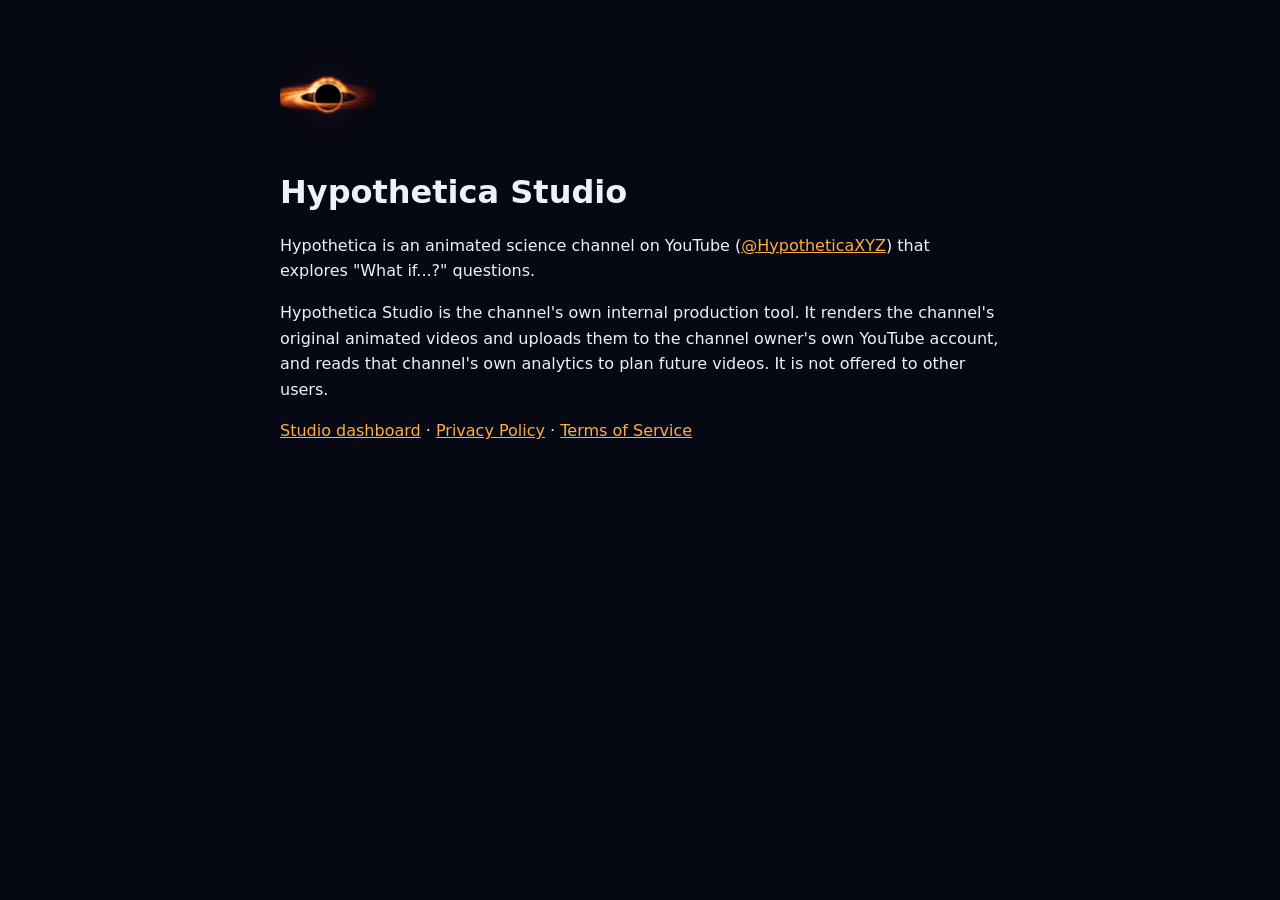
<file: docs/index.html>
<!doctype html><html lang="en"><head><meta charset="utf-8"><meta name="viewport" content="width=device-width,initial-scale=1">
<title>Hypothetica Studio</title><link rel="stylesheet" href="style.css"></head><body><main>
<img class="logo" src="logo.png" alt="Hypothetica logo">
<h1>Hypothetica Studio</h1>
<p>Hypothetica is an animated science channel on YouTube (<a href="https://www.youtube.com/@HypotheticaXYZ">@HypotheticaXYZ</a>) that explores "What if...?" questions.</p>
<p>Hypothetica Studio is the channel's own internal production tool. It renders the channel's original animated videos and uploads them to the channel owner's own YouTube account, and reads that channel's own analytics to plan future videos. It is not offered to other users.</p>
<p><a href="dashboard.html">Studio dashboard</a> · <a href="privacy.html">Privacy Policy</a> · <a href="terms.html">Terms of Service</a></p>
</main></body></html>
</file>
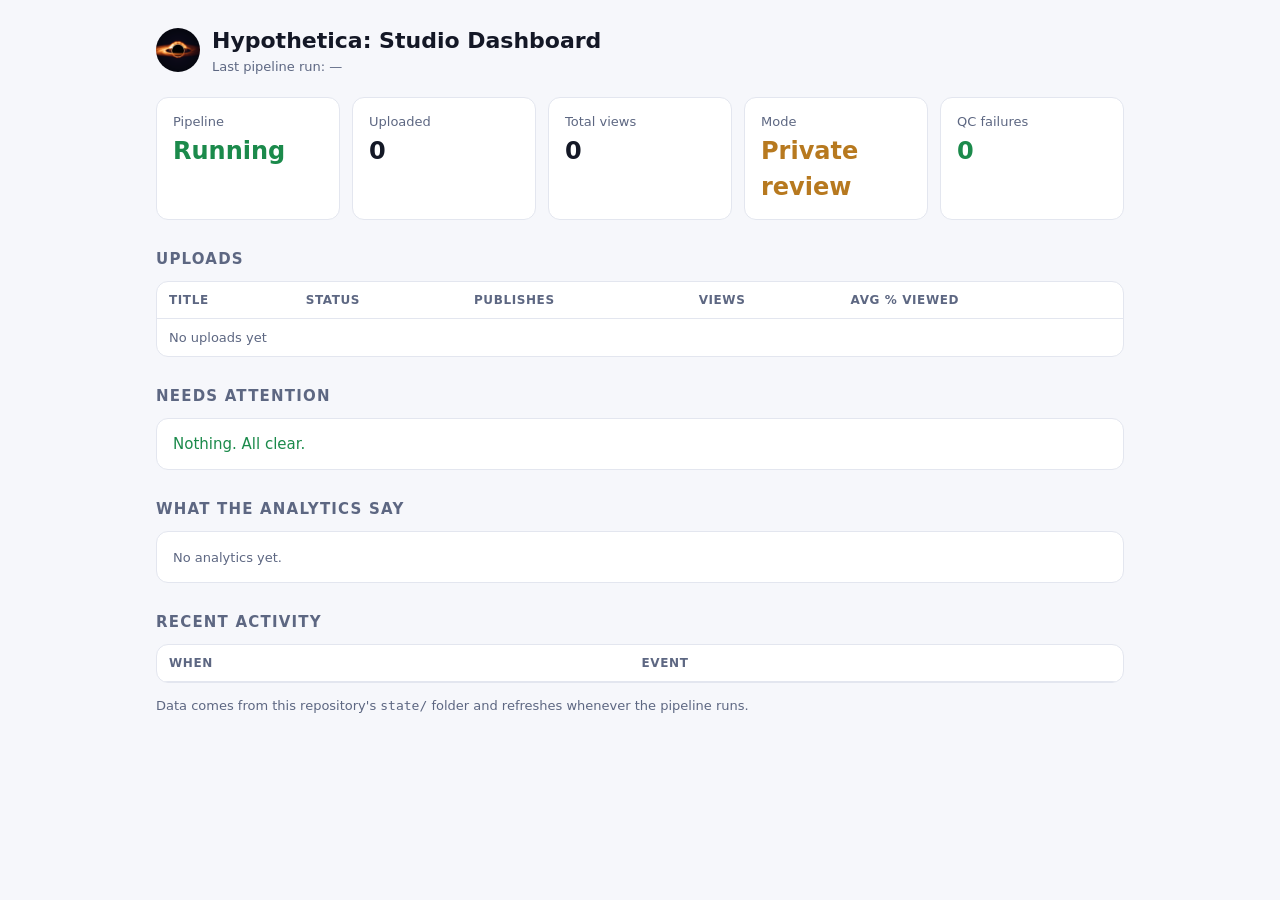
<file: docs/dashboard.html>
<!doctype html>
<html lang="en"><head><meta charset="utf-8"><meta name="viewport" content="width=device-width,initial-scale=1">
<title>Hypothetica Dashboard</title>
<style>
:root{--bg:#f6f7fb;--card:#fff;--fg:#141826;--muted:#5d6782;--line:#e3e6ef;--ok:#1b8a4b;--bad:#c0392b;--warn:#b7791f;--accent:#d9822b}
@media (prefers-color-scheme:dark){:root:not([data-theme="light"]){--bg:#070a14;--card:#0f1424;--fg:#eef1fb;--muted:#9aa6c7;--line:#1e2640;--ok:#4ade80;--bad:#f87171;--warn:#fbbf24;--accent:#ffad42}}
:root[data-theme="dark"]{--bg:#070a14;--card:#0f1424;--fg:#eef1fb;--muted:#9aa6c7;--line:#1e2640;--ok:#4ade80;--bad:#f87171;--warn:#fbbf24;--accent:#ffad42}
*{box-sizing:border-box}body{margin:0;background:var(--bg);color:var(--fg);font:15px/1.5 system-ui,-apple-system,Segoe UI,Roboto,sans-serif}
main{max-width:1000px;margin:0 auto;padding:24px 16px 48px}
header{display:flex;align-items:center;gap:12px;margin-bottom:20px}header img{width:44px;height:44px;border-radius:50%}
h1{font-size:22px;margin:0}h2{font-size:15px;text-transform:uppercase;letter-spacing:.08em;color:var(--muted);margin:28px 0 10px}
.grid{display:grid;grid-template-columns:repeat(auto-fit,minmax(150px,1fr));gap:12px}
.card{background:var(--card);border:1px solid var(--line);border-radius:12px;padding:14px 16px;overflow-wrap:anywhere;min-width:0}
.k{color:var(--muted);font-size:13px}.v{font-size:24px;font-weight:700;margin-top:2px}
.ok{color:var(--ok)}.bad{color:var(--bad)}.warn{color:var(--warn)}
.tbl{overflow-x:auto;background:var(--card);border:1px solid var(--line);border-radius:12px}
table{border-collapse:collapse;width:100%;min-width:560px}th,td{text-align:left;padding:9px 12px;border-bottom:1px solid var(--line);font-size:14px}
th{color:var(--muted);font-weight:600;font-size:12px;text-transform:uppercase;letter-spacing:.05em}tr:last-child td{border-bottom:0}
a{color:var(--accent)}.muted{color:var(--muted);font-size:13px}ul{margin:0;padding-left:18px}
</style></head><body><main>
<header><img src="logo.png" alt=""><div><h1>Hypothetica: Studio Dashboard</h1><div class="muted" id="updated">Loading…</div></div></header>
<div class="grid" id="kpis"></div>
<h2>Uploads</h2><div class="tbl"><table><thead><tr><th>Title</th><th>Status</th><th>Publishes</th><th>Views</th><th>Avg % viewed</th></tr></thead><tbody id="uploads"></tbody></table></div>
<h2>Needs attention</h2><div class="card" id="attention"></div>
<h2>What the analytics say</h2><div class="card" id="insights"></div>
<h2>Recent activity</h2><div class="tbl"><table><thead><tr><th>When</th><th>Event</th></tr></thead><tbody id="events"></tbody></table></div>
<p class="muted">Data comes from this repository's <code>state/</code> folder and refreshes whenever the pipeline runs.</p>
</main>
<script>
const RAW="https://raw.githubusercontent.com/novatic11/whatif-studio/main/state/";
const get=n=>fetch(RAW+n+"?t="+Date.now()).then(r=>r.ok?r.json():null).catch(()=>null);
const esc=s=>String(s??"").replace(/[&<>"]/g,c=>({"&":"&amp;","<":"&lt;",">":"&gt;",'"':"&quot;"}[c]));
const when=s=>s?new Date(s).toLocaleString([], {month:"short",day:"numeric",hour:"numeric",minute:"2-digit"}):"";
Promise.all(["uploads.json","health.json","events.json","analytics.json","insights.json","qc_failures.json","config.json"].map(get)).then(([up,health,ev,an,ins,fails,cfg])=>{
  up=up||{};ev=ev||[];an=an||{videos:{}};fails=fails||{};health=health||{};
  const vids=Object.values(up), byId=an.videos||{};
  const views=vids.reduce((a,v)=>a+((byId[v.video_id]||{}).views||0),0);
  const authOk=(health.auth||{}).ok!==false;
  const kpis=[["Pipeline",authOk?"Running":"Paused",authOk?"ok":"bad"],["Uploaded",vids.length,""],["Total views",views.toLocaleString(),""],
    ["Mode",(cfg||{}).publish_mode==="scheduled_public"?"Auto-publish":"Private review",(cfg||{}).publish_mode==="scheduled_public"?"ok":"warn"],
    ["QC failures",Object.keys(fails).length,Object.keys(fails).length?"warn":"ok"]];
  document.getElementById("kpis").innerHTML=kpis.map(([k,v,c])=>`<div class="card"><div class="k">${k}</div><div class="v ${c}">${esc(v)}</div></div>`).join("");
  document.getElementById("uploads").innerHTML=vids.slice().reverse().map(v=>{const a=byId[v.video_id]||{};const an2=a.analytics||{};
    return `<tr><td><a href="https://youtu.be/${esc(v.video_id)}">${esc(v.title)}</a></td><td>${esc(a.privacy||v.privacy||v.status)}</td><td>${v.publish_at?when(v.publish_at):"—"}</td><td>${(a.views??"—").toLocaleString()}</td><td>${an2.averageViewPercentage!=null?an2.averageViewPercentage.toFixed(0)+"%":"—"}</td></tr>`}).join("")||`<tr><td colspan="5" class="muted">No uploads yet</td></tr>`;
  const att=[];if(!authOk)att.push(`<span class="bad">YouTube credentials rejected.</span> Redo setup step 5 and replace <code>YT_REFRESH_TOKEN</code>.`);
  for(const [k,f] of Object.entries(fails))att.push(`<b>${esc(k)}</b>: ${esc((f.issues||f.failed||[]).join("; "))} <span class="muted">(the writer repairs this on its next run)</span>`);
  for(const v of vids)for(const w of (v.warnings||[]))att.push(`${esc(v.title)}: <span class="warn">${esc(w.slice(0,140))}</span>`);
  document.getElementById("attention").innerHTML=att.length?"<ul>"+att.map(x=>`<li>${x}</li>`).join("")+"</ul>":`<span class="ok">Nothing. All clear.</span>`;
  document.getElementById("insights").innerHTML=ins?`<div class="muted">Sample: ${ins.sample_size} public videos</div><ul>${(ins.lessons||[]).map(l=>`<li>${esc(l)}</li>`).join("")}</ul>`:`<span class="muted">No analytics yet.</span>`;
  document.getElementById("events").innerHTML=ev.slice(-15).reverse().map(e=>`<tr><td>${when(e.at)}</td><td>${esc(e.msg)}${e.item?` <span class="muted">${esc(e.item)}</span>`:""}</td></tr>`).join("");
  document.getElementById("updated").textContent="Last pipeline run: "+(health.last_run?when(health.last_run):"—")+(an.updated?" · analytics "+when(an.updated):"");
});
</script></body></html>
</file>
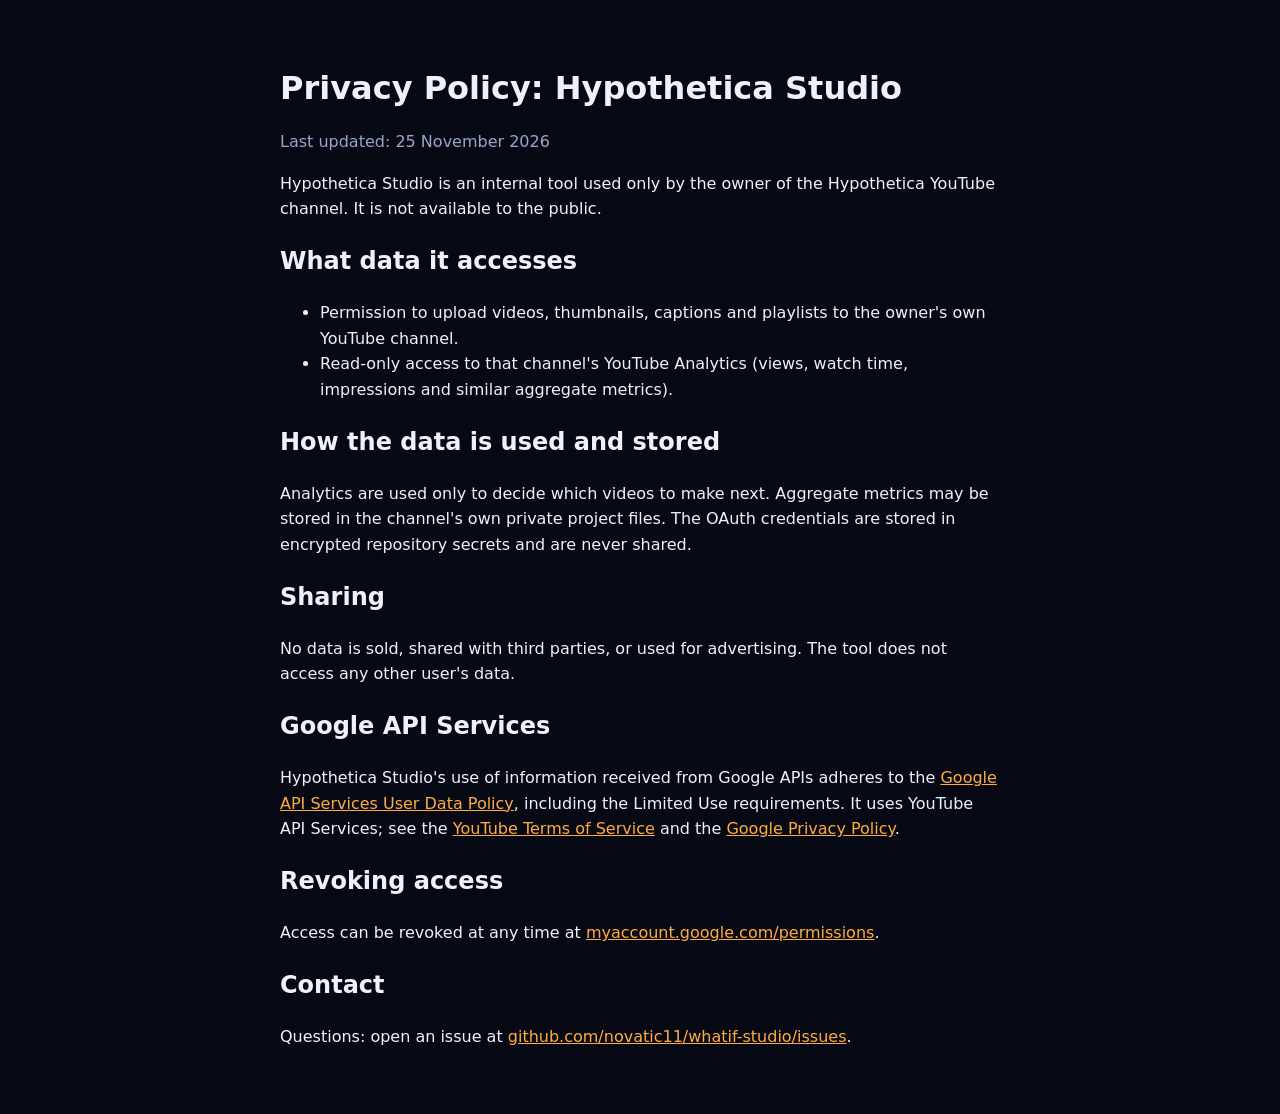
<file: docs/privacy.html>
<!doctype html><html lang="en"><head><meta charset="utf-8"><meta name="viewport" content="width=device-width,initial-scale=1">
<title>Privacy Policy</title><link rel="stylesheet" href="style.css"></head><body><main>
<h1>Privacy Policy: Hypothetica Studio</h1><p class="muted">Last updated: 25 November 2026</p>
<p>Hypothetica Studio is an internal tool used only by the owner of the Hypothetica YouTube channel. It is not available to the public.</p>
<h2>What data it accesses</h2>
<ul><li>Permission to upload videos, thumbnails, captions and playlists to the owner's own YouTube channel.</li>
<li>Read-only access to that channel's YouTube Analytics (views, watch time, impressions and similar aggregate metrics).</li></ul>
<h2>How the data is used and stored</h2>
<p>Analytics are used only to decide which videos to make next. Aggregate metrics may be stored in the channel's own private project files. The OAuth credentials are stored in encrypted repository secrets and are never shared.</p>
<h2>Sharing</h2><p>No data is sold, shared with third parties, or used for advertising. The tool does not access any other user's data.</p>
<h2>Google API Services</h2><p>Hypothetica Studio's use of information received from Google APIs adheres to the <a href="https://developers.google.com/terms/api-services-user-data-policy">Google API Services User Data Policy</a>, including the Limited Use requirements. It uses YouTube API Services; see the <a href="https://www.youtube.com/t/terms">YouTube Terms of Service</a> and the <a href="https://policies.google.com/privacy">Google Privacy Policy</a>.</p>
<h2>Revoking access</h2><p>Access can be revoked at any time at <a href="https://myaccount.google.com/permissions">myaccount.google.com/permissions</a>.</p>
<h2>Contact</h2><p>Questions: open an issue at <a href="https://github.com/novatic11/whatif-studio/issues">github.com/novatic11/whatif-studio/issues</a>.</p>
</main></body></html>
</file>
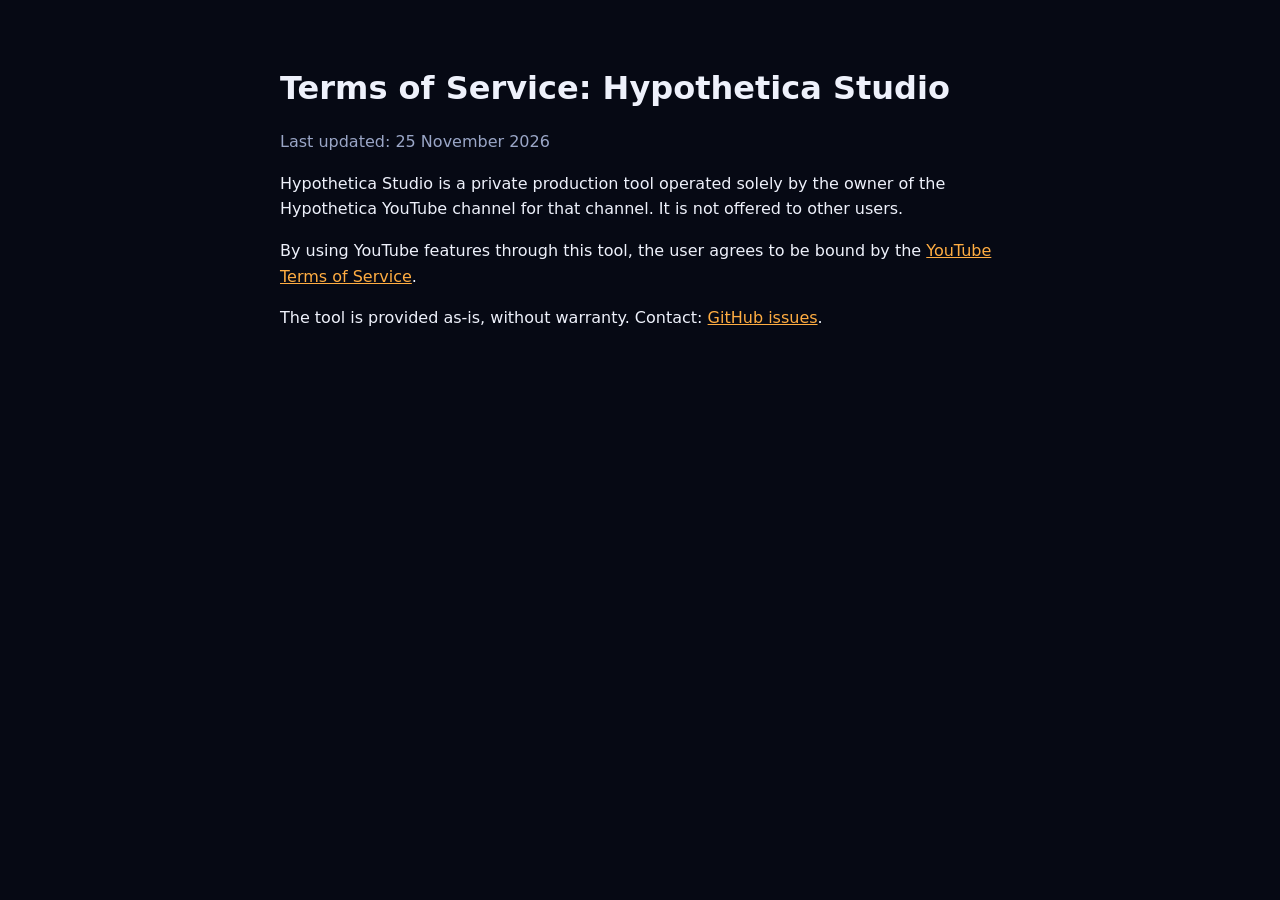
<file: docs/terms.html>
<!doctype html><html lang="en"><head><meta charset="utf-8"><meta name="viewport" content="width=device-width,initial-scale=1">
<title>Terms of Service</title><link rel="stylesheet" href="style.css"></head><body><main>
<h1>Terms of Service: Hypothetica Studio</h1><p class="muted">Last updated: 25 November 2026</p>
<p>Hypothetica Studio is a private production tool operated solely by the owner of the Hypothetica YouTube channel for that channel. It is not offered to other users.</p>
<p>By using YouTube features through this tool, the user agrees to be bound by the <a href="https://www.youtube.com/t/terms">YouTube Terms of Service</a>.</p>
<p>The tool is provided as-is, without warranty. Contact: <a href="https://github.com/novatic11/whatif-studio/issues">GitHub issues</a>.</p>
</main></body></html>
</file>
<file: docs/style.css>
:root{--bg:#060914;--fg:#eef1fb;--muted:#9aa6c7;--accent:#ffad42}
body{margin:0;background:var(--bg);color:var(--fg);font:16px/1.6 system-ui,-apple-system,Segoe UI,Roboto,sans-serif}
main{max-width:720px;margin:0 auto;padding:48px 16px}
a{color:var(--accent)}h1{line-height:1.2}.muted{color:var(--muted)}
img.logo{width:96px;height:96px;border-radius:50%}
</file>
